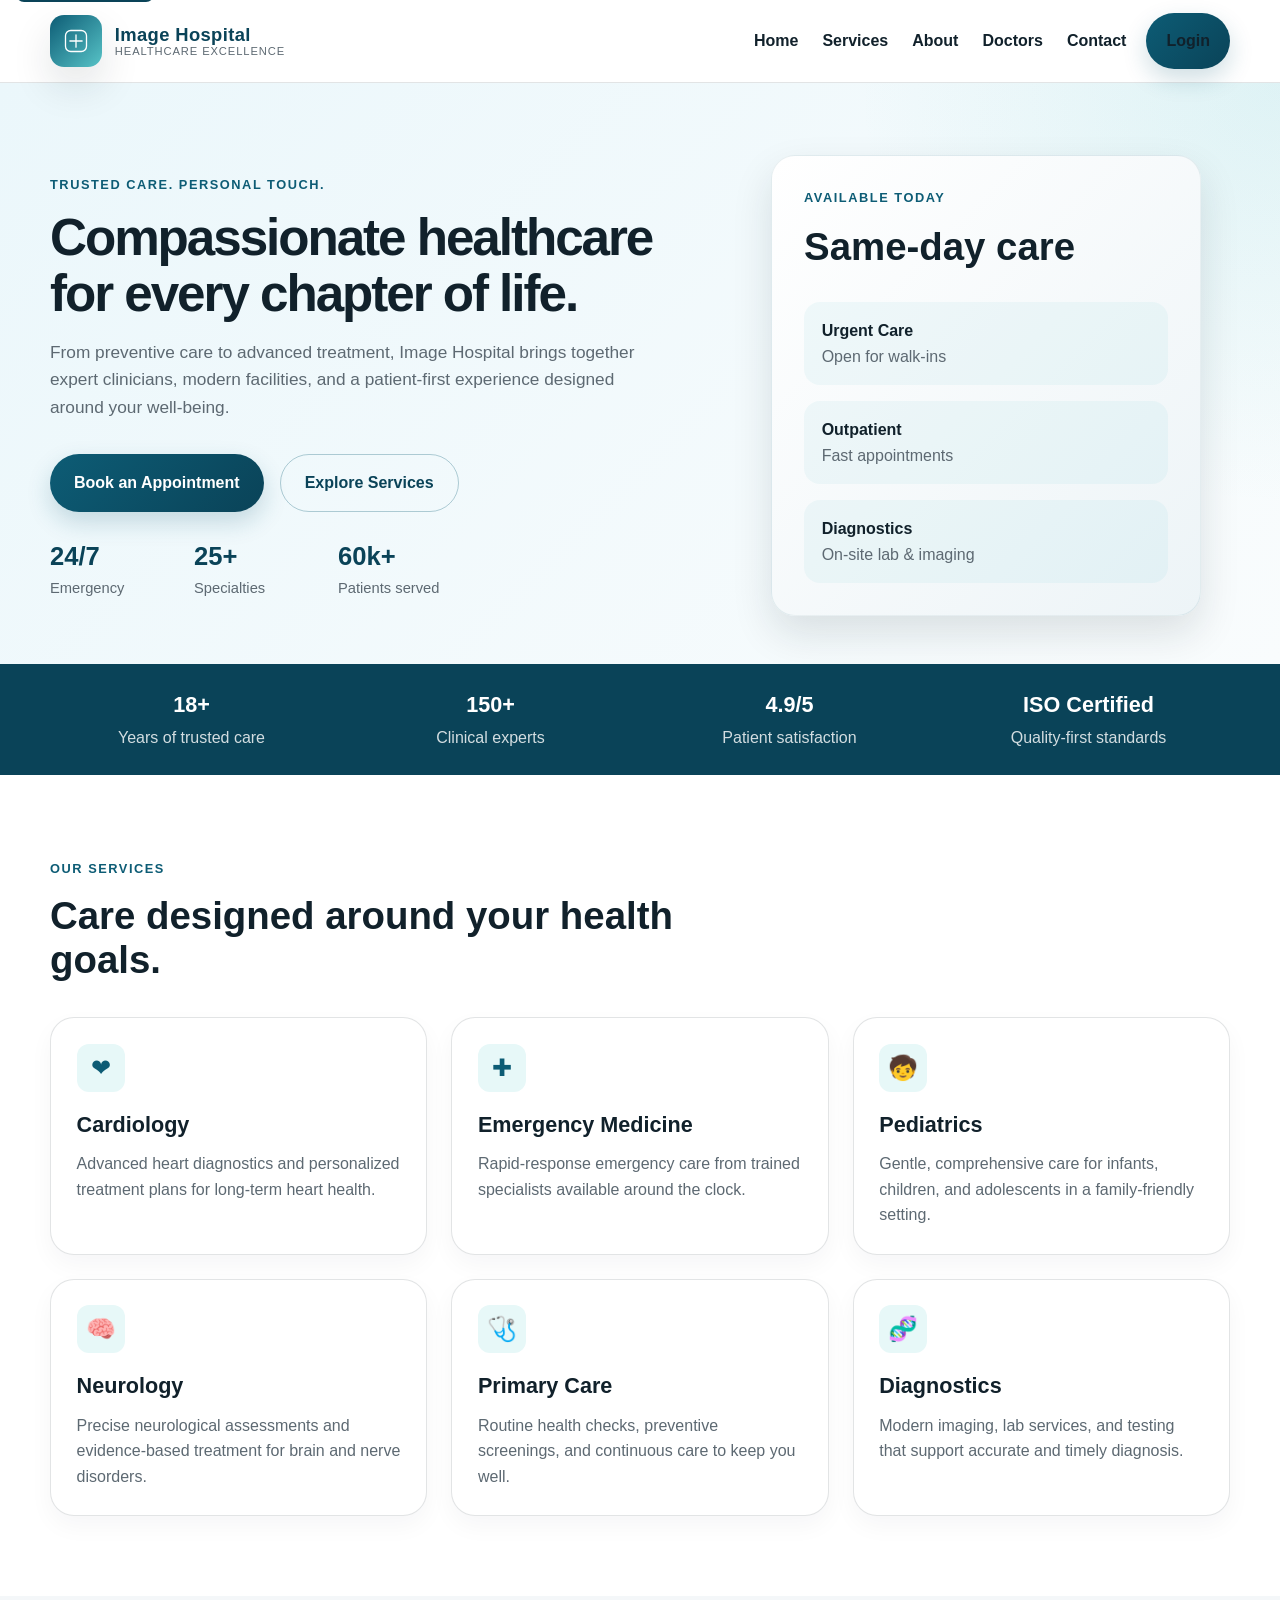
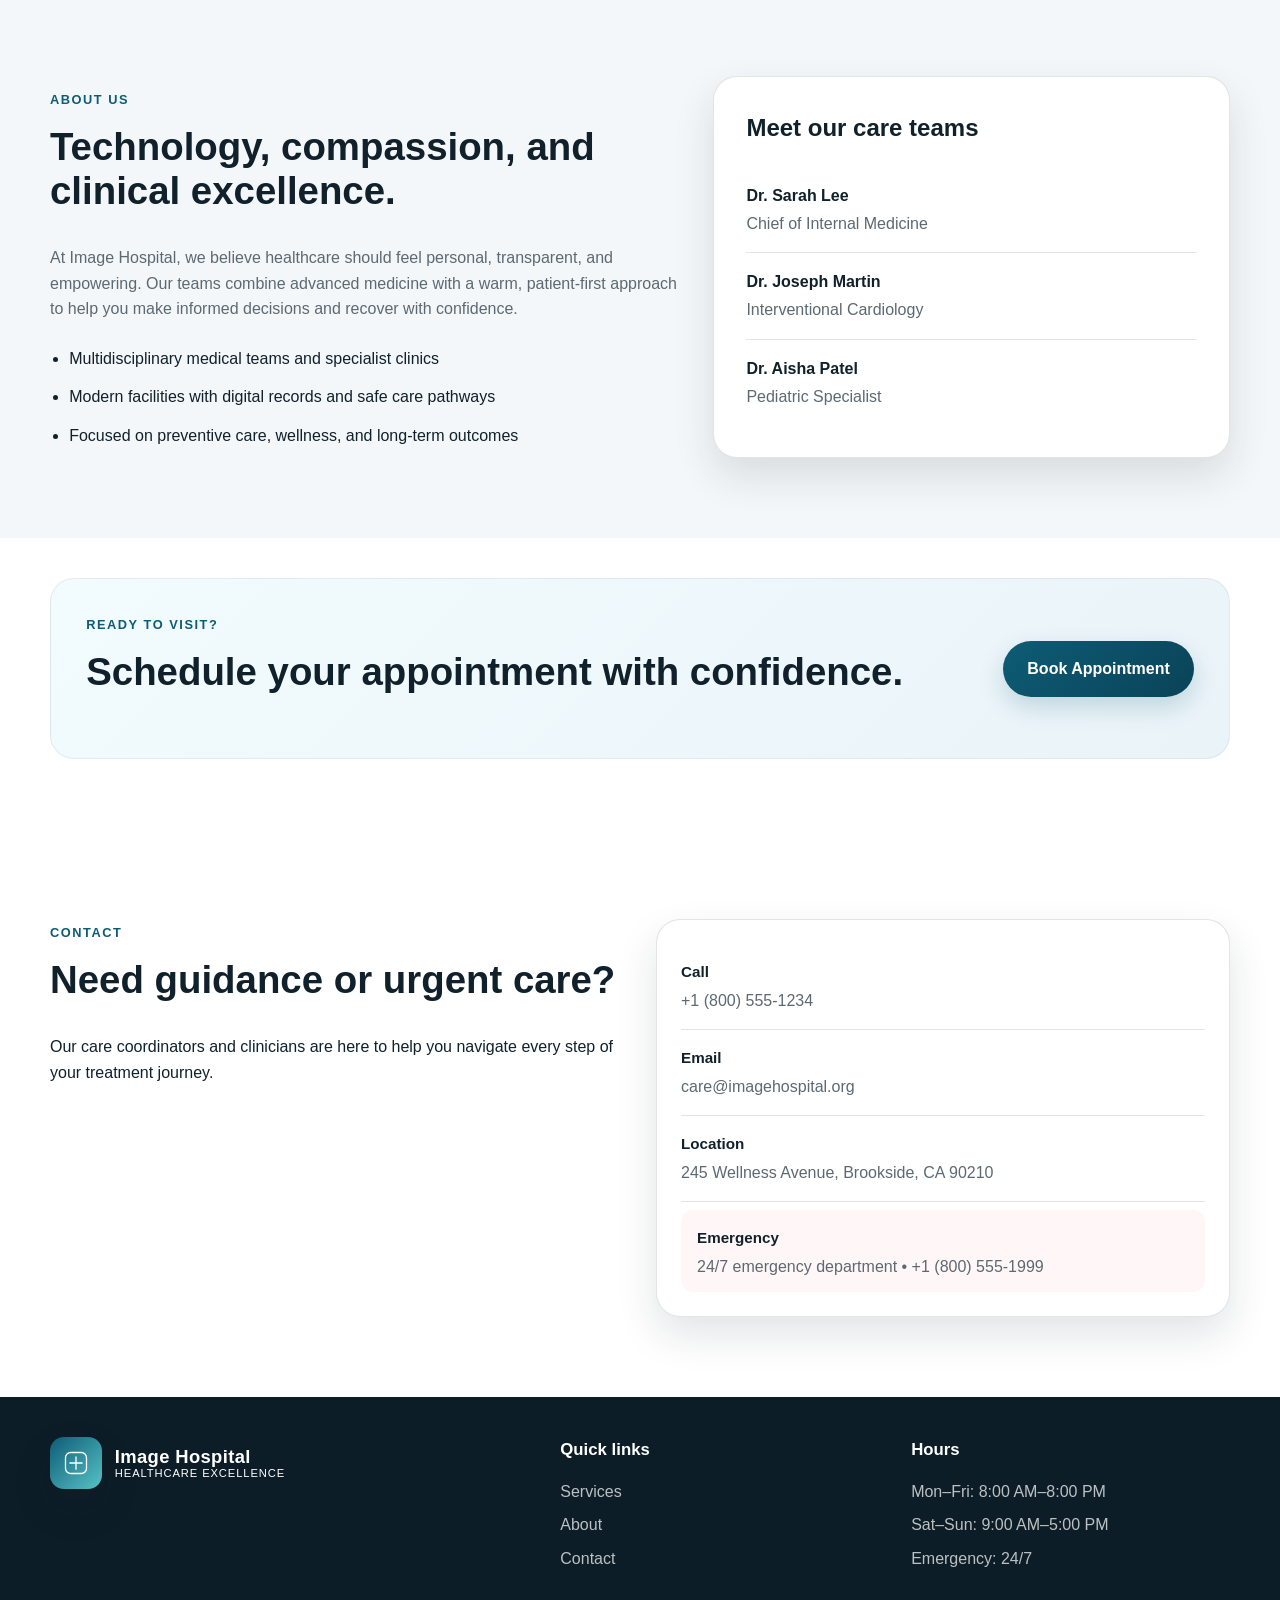
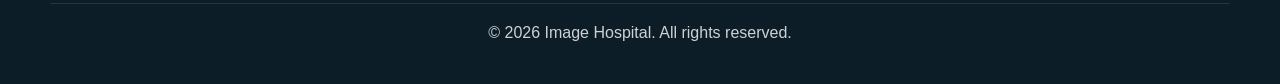
<file: index.html>
<!DOCTYPE html>
<html lang="en">
  <head>
    <meta charset="UTF-8" />
    <meta name="viewport" content="width=device-width, initial-scale=1.0" />
    <meta
      name="description"
      content="Image Hospital provides compassionate, connected, and comprehensive healthcare services for every stage of life."
    />
    <title>Image Hospital | Compassionate Care</title>
    <link rel="stylesheet" href="styles.css" />
  </head>
  <body>
    <a class="skip-link" href="#main-content">Skip to content</a>

    <header class="site-header">
      <div class="container nav-wrapper">
        <a class="brand" href="index.html" aria-label="Image Hospital home page">
          <span class="brand-mark" aria-hidden="true">
            <svg viewBox="0 0 64 64" focusable="false" aria-hidden="true">
              <rect x="8" y="8" width="48" height="48" rx="12"></rect>
              <path d="M32 18v28M18 32h28" />
            </svg>
          </span>
          <span class="brand-copy">
            <strong>Image Hospital</strong>
            <small>Healthcare Excellence</small>
          </span>
        </a>

        <button class="nav-toggle" type="button" aria-expanded="false" aria-controls="primary-nav" aria-label="Toggle navigation">
          <span></span>
          <span></span>
          <span></span>
        </button>

        <nav class="main-nav" id="primary-nav" aria-label="Main navigation">
          <ul>
            <li><a href="#home">Home</a></li>
            <li><a href="#services">Services</a></li>
            <li><a href="#about">About</a></li>
            <li><a href="#doctors">Doctors</a></li>
            <li><a href="#contact">Contact</a></li>
          </ul>
          <a class="btn btn-primary nav-login" href="login.html">Login</a>
        </nav>
      </div>
    </header>

    <main id="main-content">
      <section class="hero" id="home">
        <div class="container hero-grid">
          <div class="hero-copy">
            <span class="eyebrow">Trusted care. Personal touch.</span>
            <h1>Compassionate healthcare for every chapter of life.</h1>
            <p>
              From preventive care to advanced treatment, Image Hospital brings together expert clinicians,
              modern facilities, and a patient-first experience designed around your well-being.
            </p>
            <div class="hero-actions">
              <a class="btn btn-primary" href="#appointment">Book an Appointment</a>
              <a class="btn btn-secondary" href="#services">Explore Services</a>
            </div>
            <ul class="hero-stats" aria-label="Hospital statistics">
              <li><strong>24/7</strong><span>Emergency</span></li>
              <li><strong>25+</strong><span>Specialties</span></li>
              <li><strong>60k+</strong><span>Patients served</span></li>
            </ul>
          </div>

          <div class="hero-panel" aria-label="Hospital overview panel">
            <div class="panel-card">
              <p class="panel-label">Available today</p>
              <h2>Same-day care</h2>
              <div class="mini-list">
                <div>
                  <strong>Urgent Care</strong>
                  <span>Open for walk-ins</span>
                </div>
                <div>
                  <strong>Outpatient</strong>
                  <span>Fast appointments</span>
                </div>
                <div>
                  <strong>Diagnostics</strong>
                  <span>On-site lab & imaging</span>
                </div>
              </div>
            </div>
          </div>
        </div>
      </section>

      <section class="trust-bar" aria-label="Key hospital trust indicators">
        <div class="container trust-grid">
          <div>
            <strong>18+</strong>
            <span>Years of trusted care</span>
          </div>
          <div>
            <strong>150+</strong>
            <span>Clinical experts</span>
          </div>
          <div>
            <strong>4.9/5</strong>
            <span>Patient satisfaction</span>
          </div>
          <div>
            <strong>ISO Certified</strong>
            <span>Quality-first standards</span>
          </div>
        </div>
      </section>

      <section class="section" id="services">
        <div class="container">
          <div class="section-heading">
            <span class="eyebrow">Our services</span>
            <h2>Care designed around your health goals.</h2>
          </div>

          <div class="card-grid services-grid">
            <article class="service-card">
              <div class="icon" aria-hidden="true">❤</div>
              <h3>Cardiology</h3>
              <p>Advanced heart diagnostics and personalized treatment plans for long-term heart health.</p>
            </article>
            <article class="service-card">
              <div class="icon" aria-hidden="true">✚</div>
              <h3>Emergency Medicine</h3>
              <p>Rapid-response emergency care from trained specialists available around the clock.</p>
            </article>
            <article class="service-card">
              <div class="icon" aria-hidden="true">🧒</div>
              <h3>Pediatrics</h3>
              <p>Gentle, comprehensive care for infants, children, and adolescents in a family-friendly setting.</p>
            </article>
            <article class="service-card">
              <div class="icon" aria-hidden="true">🧠</div>
              <h3>Neurology</h3>
              <p>Precise neurological assessments and evidence-based treatment for brain and nerve disorders.</p>
            </article>
            <article class="service-card">
              <div class="icon" aria-hidden="true">🩺</div>
              <h3>Primary Care</h3>
              <p>Routine health checks, preventive screenings, and continuous care to keep you well.</p>
            </article>
            <article class="service-card">
              <div class="icon" aria-hidden="true">🧬</div>
              <h3>Diagnostics</h3>
              <p>Modern imaging, lab services, and testing that support accurate and timely diagnosis.</p>
            </article>
          </div>
        </div>
      </section>

      <section class="section alt-section" id="about">
        <div class="container about-grid">
          <div>
            <span class="eyebrow">About us</span>
            <h2>Technology, compassion, and clinical excellence.</h2>
            <p>
              At Image Hospital, we believe healthcare should feel personal, transparent, and empowering.
              Our teams combine advanced medicine with a warm, patient-first approach to help you make informed
              decisions and recover with confidence.
            </p>
            <ul class="check-list">
              <li>Multidisciplinary medical teams and specialist clinics</li>
              <li>Modern facilities with digital records and safe care pathways</li>
              <li>Focused on preventive care, wellness, and long-term outcomes</li>
            </ul>
          </div>

          <div class="info-card" id="doctors">
            <h3>Meet our care teams</h3>
            <div class="team-item">
              <strong>Dr. Sarah Lee</strong>
              <span>Chief of Internal Medicine</span>
            </div>
            <div class="team-item">
              <strong>Dr. Joseph Martin</strong>
              <span>Interventional Cardiology</span>
            </div>
            <div class="team-item">
              <strong>Dr. Aisha Patel</strong>
              <span>Pediatric Specialist</span>
            </div>
          </div>
        </div>
      </section>

      <section class="section appointment-section" id="appointment">
        <div class="container appointment-box">
          <div>
            <span class="eyebrow">Ready to visit?</span>
            <h2>Schedule your appointment with confidence.</h2>
          </div>
          <a class="btn btn-primary" href="login.html">Book Appointment</a>
        </div>
      </section>

      <section class="section contact-section" id="contact">
        <div class="container contact-grid">
          <div>
            <span class="eyebrow">Contact</span>
            <h2>Need guidance or urgent care?</h2>
            <p>Our care coordinators and clinicians are here to help you navigate every step of your treatment journey.</p>
          </div>

          <div class="contact-panel">
            <div class="contact-item">
              <strong>Call</strong>
              <a href="tel:+18005551234">+1 (800) 555-1234</a>
            </div>
            <div class="contact-item">
              <strong>Email</strong>
              <a href="mailto:care@imagehospital.org">care@imagehospital.org</a>
            </div>
            <div class="contact-item">
              <strong>Location</strong>
              <span>245 Wellness Avenue, Brookside, CA 90210</span>
            </div>
            <div class="contact-item emergency">
              <strong>Emergency</strong>
              <span>24/7 emergency department • +1 (800) 555-1999</span>
            </div>
          </div>
        </div>
      </section>
    </main>

    <footer class="site-footer">
      <div class="container footer-grid">
        <div>
          <a class="brand footer-brand" href="index.html" aria-label="Image Hospital home page">
            <span class="brand-mark" aria-hidden="true">
              <svg viewBox="0 0 64 64" focusable="false" aria-hidden="true">
                <rect x="8" y="8" width="48" height="48" rx="12"></rect>
                <path d="M32 18v28M18 32h28" />
              </svg>
            </span>
            <span class="brand-copy">
              <strong>Image Hospital</strong>
              <small>Healthcare Excellence</small>
            </span>
          </a>
        </div>

        <div>
          <h3>Quick links</h3>
          <ul>
            <li><a href="#services">Services</a></li>
            <li><a href="#about">About</a></li>
            <li><a href="#contact">Contact</a></li>
          </ul>
        </div>

        <div>
          <h3>Hours</h3>
          <ul>
            <li>Mon–Fri: 8:00 AM–8:00 PM</li>
            <li>Sat–Sun: 9:00 AM–5:00 PM</li>
            <li>Emergency: 24/7</li>
          </ul>
        </div>
      </div>

      <div class="container footer-bottom">
        <p>© <span id="current-year">2026</span> Image Hospital. All rights reserved.</p>
      </div>
    </footer>

    <script src="script.js"></script>
  </body>
</html>
</file>
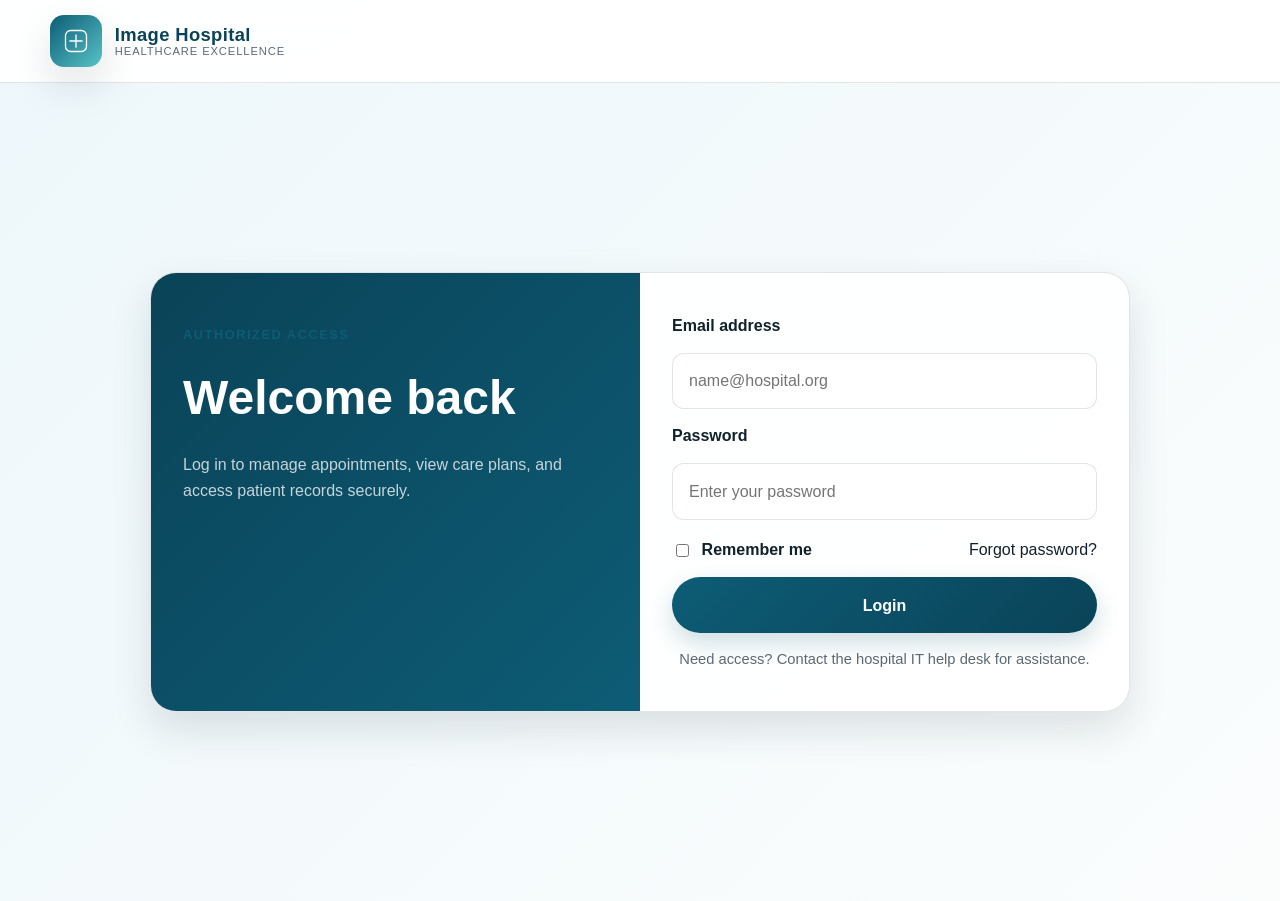
<file: login.html>
<!DOCTYPE html>
<html lang="en">
  <head>
    <meta charset="UTF-8" />
    <meta name="viewport" content="width=device-width, initial-scale=1.0" />
    <meta
      name="description"
      content="Login to access the Image Hospital patient portal and authorized hospital systems."
    />
    <title>Login | Image Hospital</title>
    <link rel="stylesheet" href="styles.css" />
  </head>
  <body class="login-body">
    <header class="site-header compact-header">
      <div class="container nav-wrapper">
        <a class="brand" href="index.html" aria-label="Image Hospital home page">
          <span class="brand-mark" aria-hidden="true">
            <svg viewBox="0 0 64 64" focusable="false" aria-hidden="true">
              <rect x="8" y="8" width="48" height="48" rx="12"></rect>
              <path d="M32 18v28M18 32h28" />
            </svg>
          </span>
          <span class="brand-copy">
            <strong>Image Hospital</strong>
            <small>Healthcare Excellence</small>
          </span>
        </a>
      </div>
    </header>

    <main class="login-page">
      <section class="login-shell" aria-labelledby="login-heading">
        <div class="login-panel">
          <div class="login-copy">
            <span class="eyebrow">Authorized access</span>
            <h1 id="login-heading">Welcome back</h1>
            <p>Log in to manage appointments, view care plans, and access patient records securely.</p>
          </div>

          <form class="login-form" action="index.html" method="get">
            <label for="email">Email address</label>
            <input id="email" name="email" type="email" placeholder="name@hospital.org" required />

            <label for="password">Password</label>
            <input id="password" name="password" type="password" placeholder="Enter your password" required />

            <div class="form-row">
              <label class="checkbox-row" for="remember-me">
                <input id="remember-me" name="remember-me" type="checkbox" />
                <span>Remember me</span>
              </label>
              <a href="#">Forgot password?</a>
            </div>

            <button class="btn btn-primary btn-block" type="submit">Login</button>
            <p class="form-note">Need access? Contact the hospital IT help desk for assistance.</p>
          </form>
        </div>
      </section>
    </main>

    <script src="script.js"></script>
  </body>
</html>
</file>
<file: styles.css>
:root {
  --primary: #0d5c75;
  --primary-deep: #0a4358;
  --accent: #57c3c7;
  --accent-soft: #e7f8f8;
  --text: #11212b;
  --muted: #5d6972;
  --surface: #ffffff;
  --surface-alt: #f4f7f9;
  --border: rgba(17, 33, 43, 0.12);
  --shadow: 0 18px 40px rgba(17, 33, 43, 0.12);
  --radius-lg: 24px;
  --radius-md: 16px;
  --radius-sm: 10px;
  --container: 1180px;
}

* {
  box-sizing: border-box;
}

html {
  scroll-behavior: smooth;
}

body {
  margin: 0;
  font-family: "Segoe UI", Tahoma, Geneva, Verdana, sans-serif;
  color: var(--text);
  background: var(--surface);
  line-height: 1.6;
}

img,
svg {
  display: block;
  max-width: 100%;
}

a {
  color: inherit;
  text-decoration: none;
}

button,
input {
  font: inherit;
}

.skip-link {
  position: absolute;
  left: 1rem;
  top: -3rem;
  z-index: 100;
  padding: 0.75rem 1rem;
  background: var(--primary-deep);
  color: #fff;
  border-radius: 0.5rem;
  transition: top 0.2s ease;
}

.skip-link:focus {
  top: 1rem;
}

.container {
  width: min(calc(100% - 2rem), var(--container));
  margin: 0 auto;
}

.site-header {
  position: sticky;
  top: 0;
  z-index: 30;
  background: rgba(255, 255, 255, 0.94);
  backdrop-filter: blur(14px);
  border-bottom: 1px solid var(--border);
}

.compact-header {
  position: relative;
}

.nav-wrapper {
  display: flex;
  align-items: center;
  justify-content: space-between;
  gap: 1rem;
  min-height: 82px;
}

.brand {
  display: inline-flex;
  align-items: center;
  gap: 0.8rem;
  color: var(--primary-deep);
}

.brand-mark {
  display: inline-flex;
  align-items: center;
  justify-content: center;
  width: 52px;
  height: 52px;
  border-radius: 14px;
  background: linear-gradient(135deg, var(--primary), var(--accent));
  box-shadow: var(--shadow);
}

.brand-mark svg {
  width: 28px;
  height: 28px;
  fill: none;
  stroke: white;
  stroke-width: 3;
  stroke-linecap: round;
  stroke-linejoin: round;
}

.brand-copy {
  display: flex;
  flex-direction: column;
  line-height: 1.15;
}

.brand-copy strong {
  font-size: 1.15rem;
  letter-spacing: 0.02em;
}

.brand-copy small {
  color: var(--muted);
  font-size: 0.7rem;
  letter-spacing: 0.08em;
  text-transform: uppercase;
}

.main-nav {
  display: flex;
  align-items: center;
  gap: 1.25rem;
}

.main-nav ul {
  display: flex;
  align-items: center;
  gap: 1.5rem;
  list-style: none;
  padding: 0;
  margin: 0;
}

.main-nav a {
  color: var(--text);
  font-weight: 600;
}

.main-nav a:hover,
.main-nav a:focus-visible {
  color: var(--primary);
}

.btn {
  display: inline-flex;
  align-items: center;
  justify-content: center;
  border: none;
  border-radius: 999px;
  padding: 0.95rem 1.5rem;
  font-weight: 700;
  cursor: pointer;
  transition: transform 0.2s ease, box-shadow 0.2s ease;
}

.btn:hover,
.btn:focus-visible {
  transform: translateY(-1px);
}

.btn-primary {
  background: linear-gradient(135deg, var(--primary), var(--primary-deep));
  color: #fff;
  box-shadow: 0 10px 25px rgba(13, 92, 117, 0.2);
}

.btn-secondary {
  background: transparent;
  color: var(--primary-deep);
  border: 1px solid rgba(13, 92, 117, 0.3);
}

.btn-block {
  width: 100%;
}

.nav-login {
  padding-inline: 1.25rem;
}

.nav-toggle {
  display: none;
  width: 46px;
  height: 46px;
  background: var(--surface-alt);
  border: 1px solid var(--border);
  border-radius: 12px;
  padding: 0.7rem 0.55rem;
  cursor: pointer;
}

.nav-toggle span {
  display: block;
  width: 100%;
  height: 2px;
  background: var(--primary-deep);
  margin: 5px 0;
  border-radius: 2px;
}

.hero {
  position: relative;
  overflow: hidden;
  background: linear-gradient(135deg, #ebf7fb 0%, #f9fcfd 100%);
  padding: 4.5rem 0 3rem;
}

.hero::before {
  content: "";
  position: absolute;
  inset: 0;
  background: radial-gradient(circle at top right, rgba(87, 195, 199, 0.14), transparent 30%);
  pointer-events: none;
}

.hero-grid {
  position: relative;
  display: grid;
  grid-template-columns: 1.15fr 0.85fr;
  align-items: center;
  gap: 2rem;
}

.eyebrow {
  display: inline-block;
  margin-bottom: 0.9rem;
  color: var(--primary);
  font-size: 0.8rem;
  font-weight: 800;
  letter-spacing: 0.12em;
  text-transform: uppercase;
}

h1,
h2,
h3,
p {
  margin-top: 0;
}

.hero h1 {
  font-size: clamp(2.5rem, 4vw, 4.2rem);
  line-height: 1.1;
  letter-spacing: -0.04em;
  margin-bottom: 1rem;
}

.hero-copy p {
  max-width: 620px;
  font-size: 1.08rem;
  color: var(--muted);
}

.hero-actions {
  display: flex;
  flex-wrap: wrap;
  gap: 1rem;
  margin: 2rem 0 1.5rem;
}

.hero-stats {
  list-style: none;
  padding: 0;
  margin: 1rem 0 0;
  display: flex;
  flex-wrap: wrap;
  gap: 1.5rem;
}

.hero-stats li {
  display: flex;
  flex-direction: column;
  min-width: 120px;
}

.hero-stats strong {
  font-size: 1.6rem;
  color: var(--primary-deep);
}

.hero-stats span {
  color: var(--muted);
  font-size: 0.92rem;
}

.hero-panel {
  display: flex;
  justify-content: center;
}

.panel-card {
  width: min(100%, 430px);
  padding: 2rem;
  border-radius: var(--radius-lg);
  background: linear-gradient(135deg, #ffffff 0%, #edf4f7 100%);
  border: 1px solid rgba(13, 92, 117, 0.09);
  box-shadow: var(--shadow);
}

.panel-label {
  margin-bottom: 0.5rem;
  color: var(--primary);
  font-size: 0.8rem;
  font-weight: 700;
  letter-spacing: 0.12em;
  text-transform: uppercase;
}

.panel-card h2 {
  margin-bottom: 1.5rem;
  font-size: clamp(2rem, 3vw, 2.6rem);
}

.mini-list {
  display: grid;
  gap: 1rem;
}

.mini-list div {
  display: flex;
  flex-direction: column;
  padding: 1rem 1.1rem;
  border-radius: var(--radius-md);
  background: rgba(87, 195, 199, 0.08);
}

.mini-list strong {
  font-size: 1rem;
}

.mini-list span {
  color: var(--muted);
}

.trust-bar {
  background: var(--primary-deep);
  color: #fff;
  padding: 1rem 0;
}

.trust-grid {
  display: grid;
  grid-template-columns: repeat(4, minmax(0, 1fr));
  gap: 1rem;
}

.trust-grid div {
  display: flex;
  flex-direction: column;
  align-items: center;
  text-align: center;
  gap: 0.15rem;
  padding: 0.5rem 0;
}

.trust-grid strong {
  font-size: 1.35rem;
}

.trust-grid span {
  color: rgba(255, 255, 255, 0.82);
}

.section {
  padding: 5rem 0;
}

.alt-section {
  background: var(--surface-alt);
}

.section-heading {
  max-width: 720px;
  margin-bottom: 2.2rem;
}

.section-heading h2,
.about-grid h2,
.contact-section h2,
.appointment-box h2 {
  font-size: clamp(2rem, 3vw, 3rem);
  line-height: 1.15;
}

.card-grid {
  display: grid;
  grid-template-columns: repeat(3, minmax(0, 1fr));
  gap: 1.5rem;
}

.service-card {
  background: var(--surface);
  border: 1px solid var(--border);
  border-radius: var(--radius-lg);
  padding: 1.6rem;
  box-shadow: 0 10px 25px rgba(17, 33, 43, 0.04);
}

.icon {
  display: inline-flex;
  align-items: center;
  justify-content: center;
  width: 3rem;
  height: 3rem;
  margin-bottom: 1rem;
  border-radius: 12px;
  background: var(--accent-soft);
  color: var(--primary);
  font-size: 1.5rem;
}

.service-card h3 {
  margin-bottom: 0.55rem;
  font-size: 1.35rem;
}

.service-card p {
  margin: 0;
  color: var(--muted);
}

.about-grid {
  display: grid;
  grid-template-columns: 1.1fr 0.9fr;
  align-items: center;
  gap: 2rem;
}

.about-grid p {
  color: var(--muted);
  margin-bottom: 1.5rem;
}

.check-list {
  padding-left: 1.2rem;
  margin: 0;
  color: var(--text);
  display: grid;
  gap: 0.8rem;
}

.info-card {
  background: var(--surface);
  padding: 2rem;
  border: 1px solid var(--border);
  border-radius: var(--radius-lg);
  box-shadow: var(--shadow);
}

.info-card h3 {
  margin-bottom: 1.2rem;
  font-size: 1.5rem;
}

.team-item {
  display: flex;
  flex-direction: column;
  padding: 1rem 0;
  border-bottom: 1px solid var(--border);
}

.team-item:last-child {
  border-bottom: none;
}

.team-item strong {
  margin-bottom: 0.15rem;
}

.team-item span {
  color: var(--muted);
}

.appointment-section {
  padding-top: 2.5rem;
}

.appointment-box {
  display: flex;
  align-items: center;
  justify-content: space-between;
  gap: 1.5rem;
  background: linear-gradient(135deg, #f2fbfd, #eaf3f8);
  border: 1px solid rgba(13, 92, 117, 0.08);
  border-radius: var(--radius-lg);
  padding: 2rem 2.2rem;
}

.contact-grid {
  display: grid;
  grid-template-columns: 1fr 1fr;
  gap: 2rem;
  align-items: start;
}

.contact-panel {
  background: var(--surface);
  border: 1px solid var(--border);
  border-radius: var(--radius-lg);
  padding: 1.5rem;
  box-shadow: var(--shadow);
}

.contact-item {
  display: flex;
  flex-direction: column;
  gap: 0.2rem;
  padding: 1rem 0;
  border-bottom: 1px solid var(--border);
}

.contact-item:last-child {
  border-bottom: none;
}

.contact-item strong {
  font-size: 0.95rem;
}

.contact-item a,
.contact-item span {
  color: var(--muted);
}

.emergency {
  background: rgba(255, 118, 118, 0.06);
  border-radius: 12px;
  padding: 1rem 1rem 0.8rem;
  margin-top: 0.5rem;
}

.site-footer {
  background: #0d1d27;
  color: rgba(255, 255, 255, 0.8);
  padding-top: 2.5rem;
}

.footer-grid {
  display: grid;
  grid-template-columns: 1.2fr 0.8fr 0.8fr;
  gap: 2rem;
  padding-bottom: 2rem;
}

.footer-brand .brand-copy strong,
.footer-brand .brand-copy small {
  color: #fff;
}

.site-footer h3 {
  color: #fff;
  font-size: 1.05rem;
  margin-bottom: 0.9rem;
}

.site-footer ul {
  list-style: none;
  padding: 0;
  margin: 0;
  display: grid;
  gap: 0.5rem;
}

.site-footer a,
.site-footer li {
  color: rgba(255, 255, 255, 0.72);
}

.footer-bottom {
  border-top: 1px solid rgba(255, 255, 255, 0.1);
  padding: 1rem 0 1.4rem;
  text-align: center;
}

.login-body {
  background: linear-gradient(135deg, #edf7fb 0%, #fbfdfd 100%);
}

.login-page {
  min-height: calc(100vh - 82px);
  display: grid;
  place-items: center;
  padding: 2rem 1rem;
}

.login-shell {
  width: min(100%, 980px);
}

.login-panel {
  display: grid;
  grid-template-columns: 1fr 1fr;
  background: rgba(255, 255, 255, 0.9);
  border: 1px solid var(--border);
  border-radius: 26px;
  box-shadow: var(--shadow);
  overflow: hidden;
}

.login-copy {
  padding: 3rem 2rem;
  background: linear-gradient(135deg, var(--primary-deep) 0%, var(--primary) 100%);
  color: #fff;
}

.login-copy h1 {
  font-size: clamp(2.1rem, 4vw, 3rem);
  margin-bottom: 1rem;
}

.login-copy p {
  color: rgba(255, 255, 255, 0.76);
  max-width: 26rem;
}

.login-form {
  padding: 2.5rem 2rem;
  display: flex;
  flex-direction: column;
  gap: 0.9rem;
}

.login-form label {
  font-weight: 600;
}

.login-form input {
  width: 100%;
  padding: 0.9rem 1rem;
  border-radius: 12px;
  border: 1px solid var(--border);
  background: #fff;
  color: var(--text);
}

.login-form input:focus {
  outline: 2px solid rgba(87, 195, 199, 0.5);
  border-color: var(--accent);
}

.form-row {
  display: flex;
  align-items: center;
  justify-content: space-between;
  gap: 1rem;
  margin-top: 0.2rem;
}

.checkbox-row {
  display: inline-flex;
  align-items: center;
  gap: 0.6rem;
  font-weight: 500;
}

.checkbox-row input {
  width: auto;
}

.form-note {
  margin: 0;
  color: var(--muted);
  text-align: center;
  font-size: 0.92rem;
}

@media (max-width: 900px) {
  .hero-grid,
  .about-grid,
  .contact-grid,
  .login-panel,
  .card-grid,
  .footer-grid,
  .trust-grid {
    grid-template-columns: 1fr 1fr;
  }

  .hero-grid,
  .about-grid,
  .contact-grid,
  .login-panel {
    grid-template-columns: 1fr;
  }

  .card-grid {
    grid-template-columns: repeat(2, minmax(0, 1fr));
  }

  .footer-grid {
    grid-template-columns: 1fr;
  }

  .appointment-box {
    flex-direction: column;
    align-items: flex-start;
  }
}

@media (max-width: 760px) {
  .nav-toggle {
    display: block;
  }

  .main-nav {
    position: absolute;
    top: calc(100% + 0.5rem);
    left: 1rem;
    right: 1rem;
    display: none;
    flex-direction: column;
    align-items: stretch;
    padding: 1rem;
    background: rgba(255, 255, 255, 0.97);
    border: 1px solid var(--border);
    border-radius: 16px;
    box-shadow: var(--shadow);
  }

  .main-nav.nav-open {
    display: flex;
  }

  .main-nav ul {
    flex-direction: column;
    align-items: flex-start;
    gap: 0.9rem;
  }

  .nav-login {
    width: 100%;
  }

  .card-grid,
  .trust-grid {
    grid-template-columns: 1fr;
  }

  .hero {
    padding-top: 3.2rem;
  }

  .section {
    padding: 4rem 0;
  }
}
</file>
